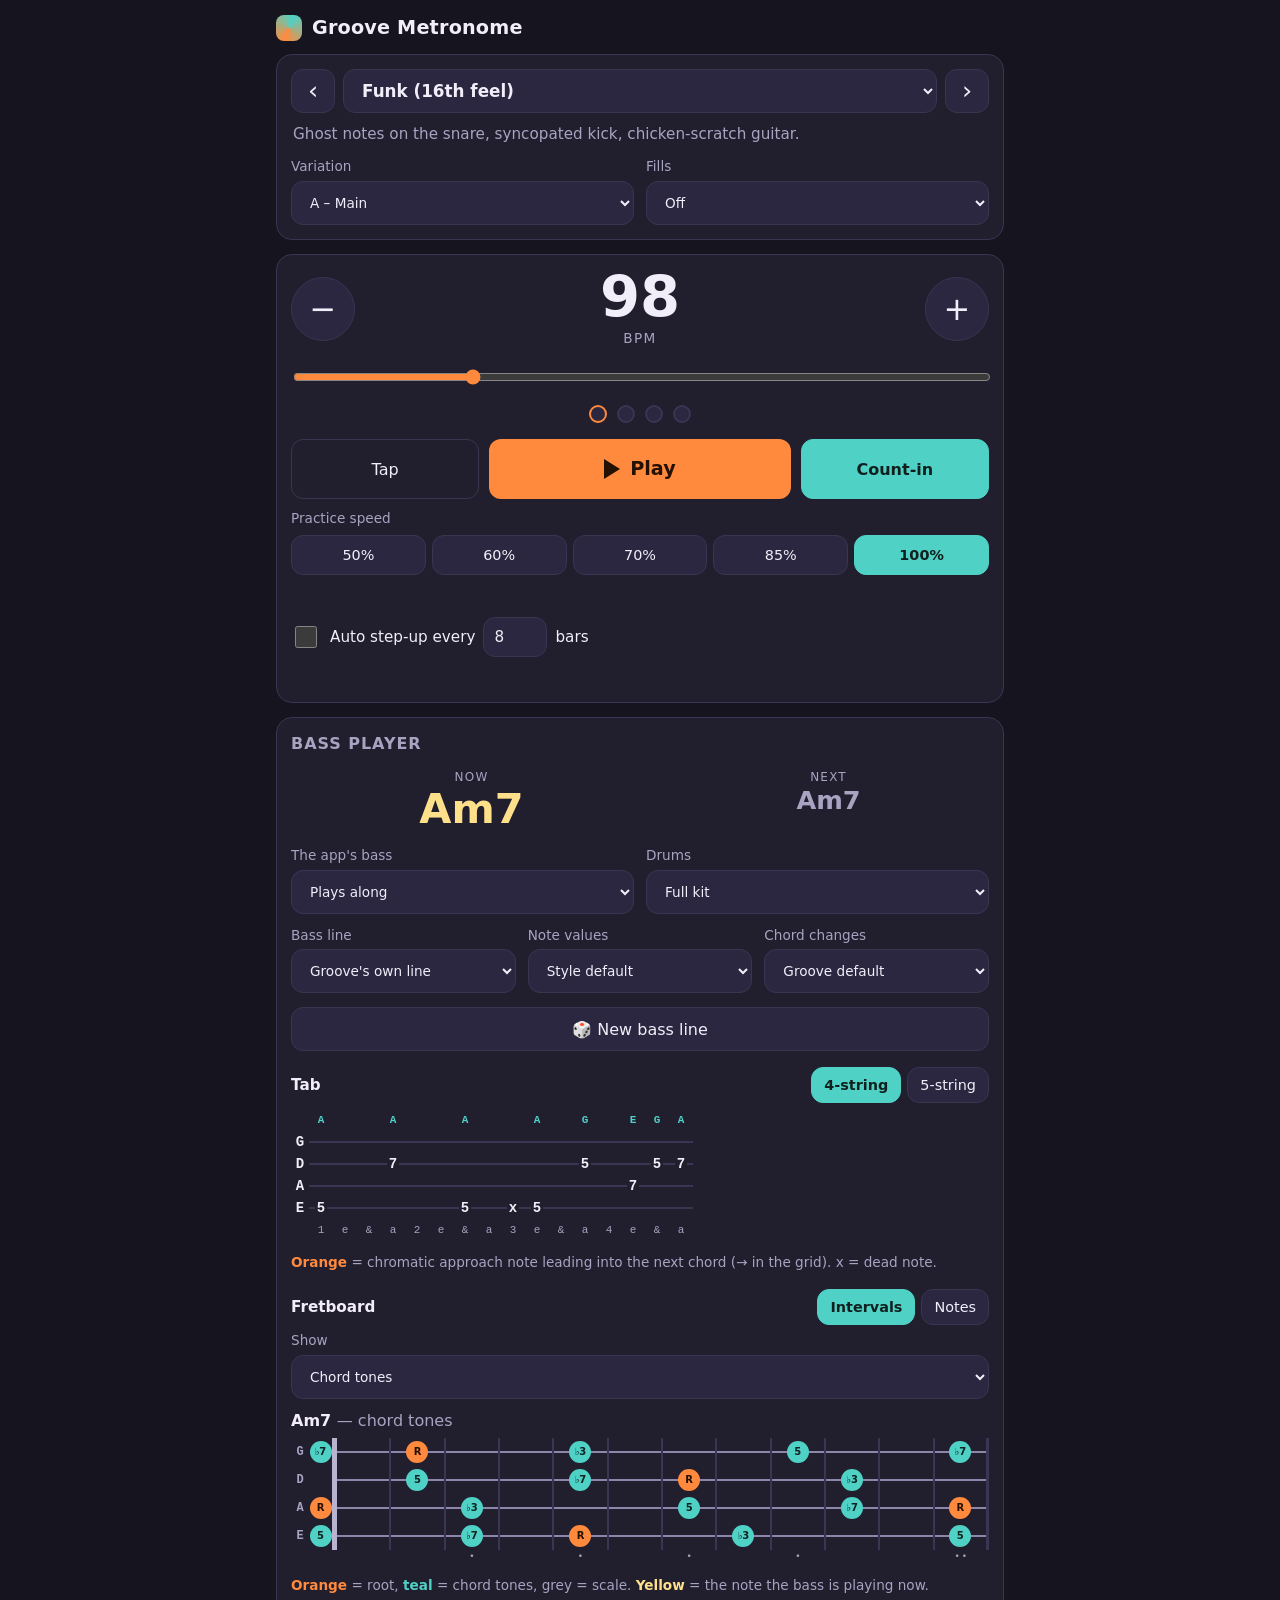
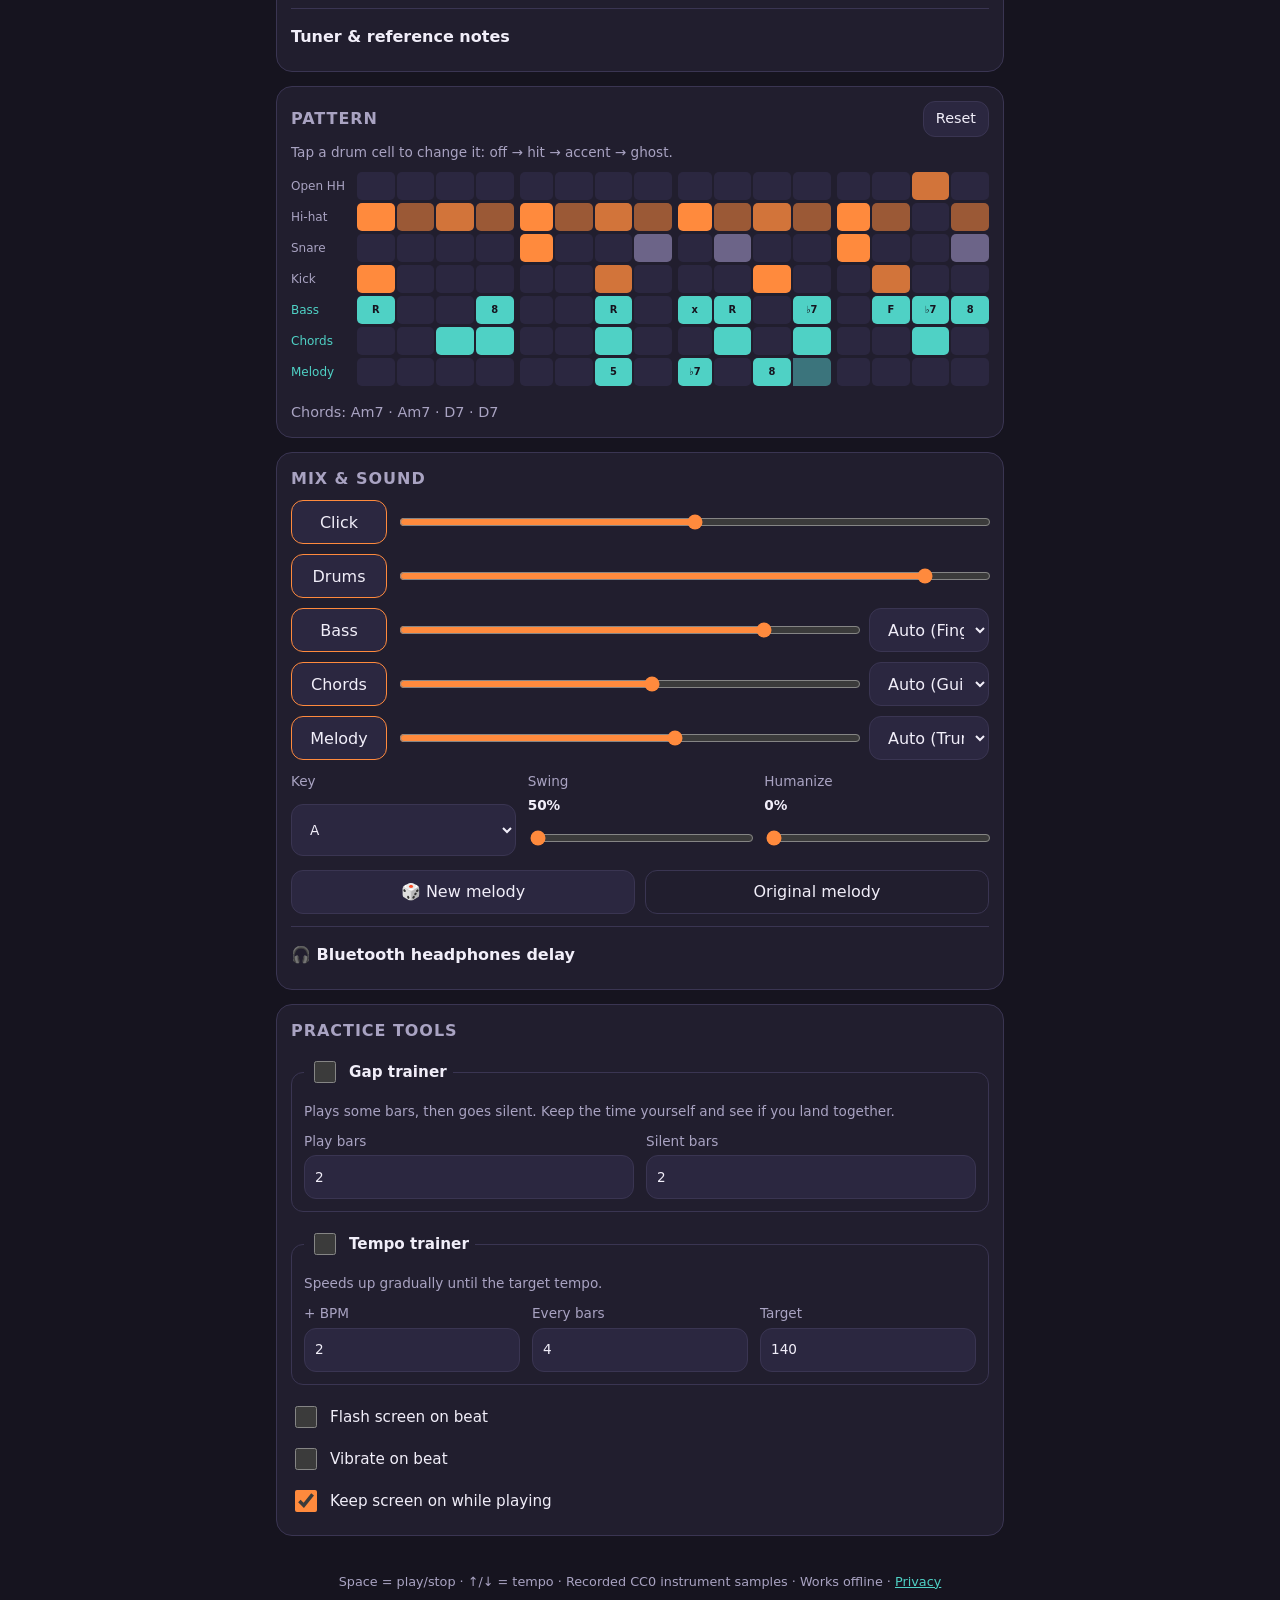
<file: index.html>
<!doctype html>
<html lang="en">
<head>
  <meta charset="utf-8">
  <meta name="viewport" content="width=device-width, initial-scale=1, viewport-fit=cover">
  <meta name="theme-color" content="#16141f">
  <meta name="description" content="A groove metronome: drum grooves in many styles with bass, chords and rhythmic melodies. Works offline.">
  <title>Groove Metronome</title>
  <link rel="manifest" href="manifest.webmanifest">
  <link rel="icon" href="icons/icon.svg" type="image/svg+xml">
  <link rel="apple-touch-icon" href="icons/icon-192.png">
  <link rel="stylesheet" href="css/style.css">
  <script type="module" src="js/app.js"></script>
</head>
<body>
  <div id="flash" aria-hidden="true"></div>

  <header class="top">
    <h1><span class="logo" aria-hidden="true"></span>Groove Metronome</h1>
    <button id="installBtn" class="small" hidden>Install app</button>
  </header>

  <main>
    <!-- Groove picker -->
    <section class="card" aria-labelledby="grooveLabel">
      <h2 id="grooveLabel" class="sr-only">Groove</h2>
      <div class="groove-row">
        <button id="prevGroove" class="icon-btn" aria-label="Previous groove">‹</button>
        <select id="grooveSelect" aria-label="Groove"></select>
        <button id="nextGroove" class="icon-btn" aria-label="Next groove">›</button>
      </div>
      <p id="grooveDesc" class="desc"></p>
      <div id="varControls" class="field-row">
        <label>Variation
          <select id="varSelect"></select>
        </label>
        <label>Fills
          <select id="fillSelect">
            <option value="0">Off</option>
            <option value="4">Every 4 bars</option>
            <option value="8">Every 8 bars</option>
          </select>
        </label>
      </div>
      <div id="basicControls" class="field-row" hidden>
        <label>Beats per bar
          <select id="basicBeats"></select>
        </label>
        <label>Subdivision
          <select id="basicSub">
            <option value="1">♩ Quarter</option>
            <option value="2">♫ Eighths</option>
            <option value="3">Triplets</option>
            <option value="4">Sixteenths</option>
          </select>
        </label>
        <label class="check"><input type="checkbox" id="subClicks"> Click subdivisions</label>
      </div>
    </section>

    <!-- Transport -->
    <section class="card transport" aria-label="Tempo and transport">
      <div class="bpm-row">
        <button id="bpmDown" class="round" aria-label="Slower">−</button>
        <div class="bpm-display">
          <output id="bpmOut" for="bpmSlider" aria-live="polite">100</output>
          <span id="bpmUnit">BPM</span>
        </div>
        <button id="bpmUp" class="round" aria-label="Faster">+</button>
      </div>
      <input type="range" id="bpmSlider" min="30" max="300" step="1" aria-label="Tempo in BPM">
      <div id="beats" class="beats" aria-hidden="true"></div>
      <div class="transport-row">
        <button id="tapBtn" class="secondary">Tap</button>
        <button id="playBtn" class="play" aria-pressed="false"><span class="play-icon" aria-hidden="true"></span><span class="play-label">Play</span></button>
        <button id="countInBtn" class="secondary toggle" aria-pressed="true">Count-in</button>
      </div>
      <div class="speed-row">
        <span class="speed-lbl" id="speedLbl">Practice speed</span>
        <div class="seg speed" id="speedBtns" role="group" aria-labelledby="speedLbl"></div>
      </div>
      <p id="speedInfo" class="speed-info" aria-live="polite"></p>
      <div class="speed-auto">
        <label class="check"><input type="checkbox" id="speedAuto"> Auto step-up every</label>
        <input type="number" id="speedBars" min="1" max="32" inputmode="numeric" aria-label="Bars before stepping up">
        <span>bars</span>
      </div>
      <div id="loadBar" class="load-bar" role="progressbar" aria-label="Loading sounds" aria-valuemin="0" aria-valuemax="100" hidden>
        <div class="load-fill"></div>
        <span class="load-text">Loading sounds…</span>
      </div>
      <p id="status" class="status" aria-live="polite"></p>
    </section>


    <!-- Bass player tools -->
    <section class="card bass-card" aria-labelledby="bassLabel">
      <h2 id="bassLabel">Bass player</h2>

      <div class="chord-now" aria-live="off">
        <div><span class="lbl">Now</span><span id="chordNow" class="chord-big"></span></div>
        <div><span class="lbl">Next</span><span id="chordNext" class="chord-next"></span></div>
      </div>

      <div class="field-row">
        <label>The app's bass
          <select id="bassMode">
            <option value="play">Plays along</option>
            <option value="mute">Silent (you play)</option>
            <option value="call">Call &amp; response</option>
          </select>
        </label>
        <label>Drums
          <select id="drumMode">
            <option value="full">Full kit</option>
            <option value="ks">Kick + snare</option>
            <option value="k">Kick only</option>
          </select>
        </label>
      </div>
      <div class="field-row">
        <label>Bass line
          <select id="bassStyle">
            <option value="orig">Groove's own line</option>
            <option value="roots">Roots on the beat</option>
            <option value="r58">Root – 5th – octave</option>
            <option value="kick">Lock to the kick</option>
            <option value="walk">Walking line</option>
            <option value="random">🎲 Random line</option>
            <optgroup label="Drills — follow the chord changes">
              <option value="arp">Arpeggio up</option>
              <option value="arpud">Arpeggio up &amp; down</option>
              <option value="scale">Scale up &amp; down</option>
              <option value="thirds">Scale in 3rds</option>
            </optgroup>
          </select>
        </label>
        <label>Note values
          <select id="bassFeel">
            <option value="0">Style default</option>
            <option value="1">♩ Quarter notes</option>
            <option value="2">♪ Eighth notes</option>
            <option value="4">𝅘𝅥𝅯 16th notes</option>
          </select>
        </label>
        <label>Chord changes
          <select id="progSelect"></select>
        </label>
      </div>
      <p id="bassFeelHint" class="hint" aria-live="polite"></p>
      <div class="btn-row">
        <button id="newBass">🎲 New bass line</button>
      </div>

      <div class="tab-head">
        <h3>Tab</h3>
        <div class="seg" role="group" aria-label="Number of strings">
          <button id="str4" class="toggle small" aria-pressed="true">4-string</button>
          <button id="str5" class="toggle small" aria-pressed="false">5-string</button>
        </div>
      </div>
      <div class="tab-wrap"><div id="tab" class="tab" role="img"></div></div>
      <p class="hint"><span class="ap-key">Orange</span> = chromatic approach note leading into the next chord (→ in the grid). x = dead note.</p>

      <div class="tab-head">
        <h3>Fretboard</h3>
        <div class="seg" role="group" aria-label="Fretboard labels">
          <button id="lblIv" class="toggle small" aria-pressed="true">Intervals</button>
          <button id="lblNotes" class="toggle small" aria-pressed="false">Notes</button>
        </div>
      </div>
      <div class="field-row fb-row">
        <label>Show
          <select id="fbMode">
            <option value="chord">Chord tones</option>
            <option value="scale">Chord tones + scale</option>
            <option value="pent">Pentatonic</option>
          </select>
        </label>
      </div>
      <p id="fbCaption" class="fb-caption"></p>
      <div class="fb-wrap"><div id="fretboard" class="fretboard" role="img"></div></div>
      <p class="hint"><span class="ap-key">Orange</span> = root, <span class="ct-key">teal</span> = chord tones, grey = scale. <span class="now-key">Yellow</span> = the note the bass is playing now.</p>

      <details id="tunerBox">
        <summary>Tuner &amp; reference notes</summary>
        <div class="ref-row" id="refRow" aria-label="Play reference string"></div>
        <p class="hint">Tap a string for a steady reference note, tap it again to stop. Tip: tune by ear against the
          12th-fret harmonic — it's easier to hear on a phone speaker than the open string.</p>
        <button id="tunerBtn" aria-pressed="false">🎤 Start mic tuner</button>
        <div class="tuner" aria-live="polite">
          <div id="tunerNote" class="tuner-note">–</div>
          <div class="meter" aria-hidden="true"><span class="center"></span><span id="needle" class="needle"></span></div>
          <div id="tunerCents" class="tuner-cents"></div>
        </div>
      </details>
    </section>

    <!-- Pattern grid -->
    <section class="card" aria-labelledby="patternLabel">
      <div class="card-head">
        <h2 id="patternLabel">Pattern</h2>
        <button id="resetPattern" class="small">Reset</button>
      </div>
      <p class="hint">Tap a drum cell to change it: off → hit → accent → ghost.</p>
      <div class="grid-wrap"><div id="grid" class="grid"></div></div>
      <p id="chordLine" class="chord-line"></p>
    </section>

    <!-- Mixer & sound -->
    <section class="card" aria-labelledby="mixLabel">
      <h2 id="mixLabel">Mix &amp; sound</h2>
      <div id="mixer" class="mixer"></div>
      <div class="field-row">
        <label>Key
          <select id="keySelect"></select>
        </label>
        <label>Swing <output id="swingOut"></output>
          <input type="range" id="swing" min="50" max="75" step="1">
        </label>
        <label>Humanize <output id="humanOut"></output>
          <input type="range" id="humanize" min="0" max="100" step="5">
        </label>
      </div>
      <div class="btn-row">
        <button id="newMelody">🎲 New melody</button>
        <button id="origMelody" class="secondary">Original melody</button>
      </div>
      <details id="delayBox" class="delay-box">
        <summary>🎧 Bluetooth headphones delay</summary>
        <p class="hint">Bluetooth headphones and speakers play the sound later than the screen shows it, so the lights,
          tab and fretboard run ahead of the music. Measure the delay once per pair of headphones (or set it by ear).</p>
        <label>Delay <output id="outDelayOut">0 ms</output>
          <input type="range" id="outDelay" min="0" max="500" step="5">
        </label>
        <div class="btn-row">
          <button id="calibBtn">👆 Measure by tapping</button>
          <button id="delayReset" class="secondary">Reset to 0</button>
        </div>
        <div id="calibPad" class="calib-pad" role="button" hidden>Tap here on every click</div>
        <p id="calibMsg" class="hint" aria-live="polite"></p>
      </details>
    </section>

    <!-- Practice -->
    <section class="card" aria-labelledby="practiceLabel">
      <h2 id="practiceLabel">Practice tools</h2>

      <fieldset>
        <legend><label class="check"><input type="checkbox" id="gapOn"> Gap trainer</label></legend>
        <p class="hint">Plays some bars, then goes silent. Keep the time yourself and see if you land together.</p>
        <div class="field-row">
          <label>Play bars <input type="number" id="gapPlay" min="1" max="16" inputmode="numeric"></label>
          <label>Silent bars <input type="number" id="gapMute" min="1" max="16" inputmode="numeric"></label>
        </div>
      </fieldset>

      <fieldset>
        <legend><label class="check"><input type="checkbox" id="trainOn"> Tempo trainer</label></legend>
        <p class="hint">Speeds up gradually until the target tempo.</p>
        <div class="field-row">
          <label>+ BPM <input type="number" id="trainInc" min="1" max="20" inputmode="numeric"></label>
          <label>Every bars <input type="number" id="trainEvery" min="1" max="32" inputmode="numeric"></label>
          <label>Target <input type="number" id="trainTarget" min="30" max="300" inputmode="numeric"></label>
        </div>
      </fieldset>

      <div class="checks">
        <label class="check"><input type="checkbox" id="flashOn"> Flash screen on beat</label>
        <label class="check" id="vibrateWrap"><input type="checkbox" id="vibrateOn"> Vibrate on beat</label>
        <label class="check"><input type="checkbox" id="wakeOn"> Keep screen on while playing</label>
      </div>
    </section>
  </main>

  <footer>
    <p>Space = play/stop · ↑/↓ = tempo · Recorded CC0 instrument samples · Works offline · <a href="privacy.html">Privacy</a></p>
  </footer>
</body>
</html>
</file>
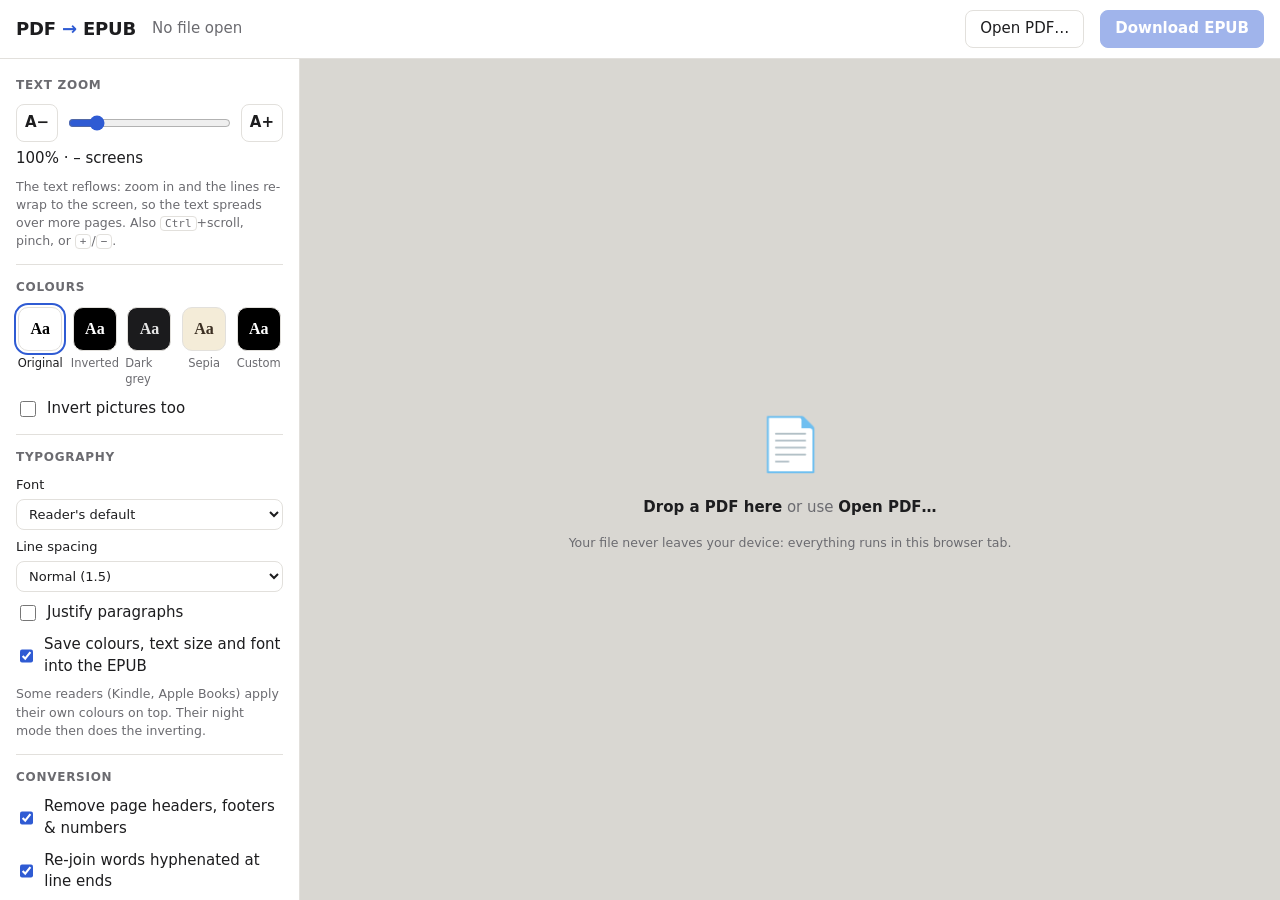
<file: pdf-to-epub/index.html>
<!doctype html>
<html lang="en">
<head>
  <meta charset="utf-8">
  <meta name="viewport" content="width=device-width, initial-scale=1">
  <title>PDF to EPUB</title>
  <meta name="description" content="Convert PDF files to reflowable EPUB books, with inverted colours and text that re-wraps when you zoom. Runs entirely in your browser.">
  <link rel="stylesheet" href="style.css">
  <script src="vendor/jszip.min.js" defer></script>
  <script src="pdf-extract.js" defer></script>
  <script src="structure.js" defer></script>
  <script src="epub-build.js" defer></script>
  <script src="reader.js" defer></script>
  <script src="app.js" defer></script>
</head>
<body>
  <header class="top">
    <h1>PDF <span aria-hidden="true">→</span> EPUB</h1>
    <p class="book-title" id="bookTitle">No file open</p>
    <label class="btn" for="file">Open PDF…</label>
    <input type="file" id="file" accept=".pdf,application/pdf" hidden>
    <button class="btn primary" id="download" disabled>Download EPUB</button>
  </header>

  <main class="layout">
    <aside class="panel" aria-label="Settings">
      <section id="bookInfo" hidden>
        <h2>Book</h2>
        <label class="field">Title <input type="text" id="title"></label>
        <label class="field">Author <input type="text" id="author"></label>
        <p class="stats" id="stats"></p>
        <p class="warn" id="scanWarn" hidden></p>
      </section>

      <section>
        <h2>Text zoom</h2>
        <div class="zoom-row">
          <button class="btn icon" id="zoomOut" aria-label="Smaller text">A−</button>
          <input type="range" id="zoom" min="50" max="400" step="5" value="100" aria-label="Text zoom">
          <button class="btn icon" id="zoomIn" aria-label="Bigger text">A+</button>
        </div>
        <p class="value"><output id="zoomVal">100%</output> · <span id="pageCount">–</span> screens</p>
        <p class="hint">The text reflows: zoom in and the lines re-wrap to the screen, so the text spreads over more pages. Also <kbd>Ctrl</kbd>+scroll, pinch, or <kbd>+</kbd>/<kbd>−</kbd>.</p>
      </section>

      <section>
        <h2>Colours</h2>
        <div class="themes" role="radiogroup" aria-label="Colour theme">
          <label><input type="radio" name="theme" value="original" checked><span class="sw sw-original">Aa</span>Original</label>
          <label><input type="radio" name="theme" value="invert"><span class="sw sw-invert">Aa</span>Inverted</label>
          <label><input type="radio" name="theme" value="dark"><span class="sw sw-dark">Aa</span>Dark grey</label>
          <label><input type="radio" name="theme" value="sepia"><span class="sw sw-sepia">Aa</span>Sepia</label>
          <label><input type="radio" name="theme" value="custom"><span class="sw sw-custom" id="customSwatch">Aa</span>Custom</label>
        </div>
        <div class="custom-colors" id="customColors" hidden>
          <label>Text <input type="color" id="fg" value="#ffffff"></label>
          <label>Background <input type="color" id="bg" value="#000000"></label>
        </div>
        <label class="check"><input type="checkbox" id="invertImages"> Invert pictures too</label>
      </section>

      <section>
        <h2>Typography</h2>
        <label class="field">Font
          <select id="font">
            <option value="book">Reader's default</option>
            <option value="serif">Serif</option>
            <option value="sans">Sans-serif</option>
            <option value="readable">Extra readable</option>
            <option value="mono">Monospace</option>
          </select>
        </label>
        <label class="field">Line spacing
          <select id="lineHeight">
            <option value="0">Normal (1.5)</option>
            <option value="1.25">Tight (1.25)</option>
            <option value="1.7">Relaxed (1.7)</option>
            <option value="2">Double (2.0)</option>
          </select>
        </label>
        <label class="check"><input type="checkbox" id="justify"> Justify paragraphs</label>
        <label class="check"><input type="checkbox" id="bake" checked> Save colours, text size and font into the EPUB</label>
        <p class="hint">Some readers (Kindle, Apple Books) apply their own colours on top. Their night mode then does the inverting.</p>
      </section>

      <section>
        <h2>Conversion</h2>
        <label class="check"><input type="checkbox" id="removeHeadersFooters" checked> Remove page headers, footers &amp; numbers</label>
        <label class="check"><input type="checkbox" id="joinHyphens" checked> Re-join words hyphenated at line ends</label>
        <label class="check"><input type="checkbox" id="detectHeadings" checked> Detect headings &amp; chapters</label>
        <label class="check"><input type="checkbox" id="useOutline" checked> Use the PDF's bookmarks as chapters</label>
        <label class="check"><input type="checkbox" id="keepImages" checked> Keep pictures</label>
        <label class="check"><input type="checkbox" id="includeCover" checked> Cover from the first page</label>
      </section>

      <section>
        <h2>Preview screen</h2>
        <label class="field">Device
          <select id="page"></select>
        </label>
        <label class="field">Margins <output id="marginVal">6 mm</output>
          <input type="range" id="margin" min="0" max="30" step="1" value="6">
        </label>
      </section>
    </aside>

    <section class="viewer" id="viewer" aria-label="Preview">
      <div class="dropzone" id="dropzone">
        <div>
          <p class="big-icon" aria-hidden="true">📄</p>
          <p><b>Drop a PDF here</b> or use <b>Open PDF…</b></p>
          <p class="hint">Your file never leaves your device: everything runs in this browser tab.</p>
        </div>
      </div>
      <div class="stage" id="stage" hidden>
        <div class="sheet" id="sheet"><iframe id="frame" title="EPUB preview" sandbox="allow-same-origin"></iframe></div>
      </div>
      <nav class="pager" id="pager" hidden>
        <button class="btn icon" id="prev" aria-label="Previous page">‹</button>
        <label class="goto">Page <input type="number" id="pageNum" min="1" value="1"> / <span id="pageTotal">1</span></label>
        <button class="btn icon" id="next" aria-label="Next page">›</button>
        <select id="toc" aria-label="Go to chapter"><option value="">Chapters…</option></select>
        <span class="view-scale">
          <button class="btn icon small" id="viewOut" aria-label="Zoom out the view">−</button>
          <button class="btn small" id="viewFit" title="Fit page to window">Fit</button>
          <button class="btn icon small" id="viewIn" aria-label="Magnify the view">+</button>
        </span>
      </nav>
      <div class="status" id="status" role="status" hidden></div>
    </section>
  </main>
</body>
</html>
</file>
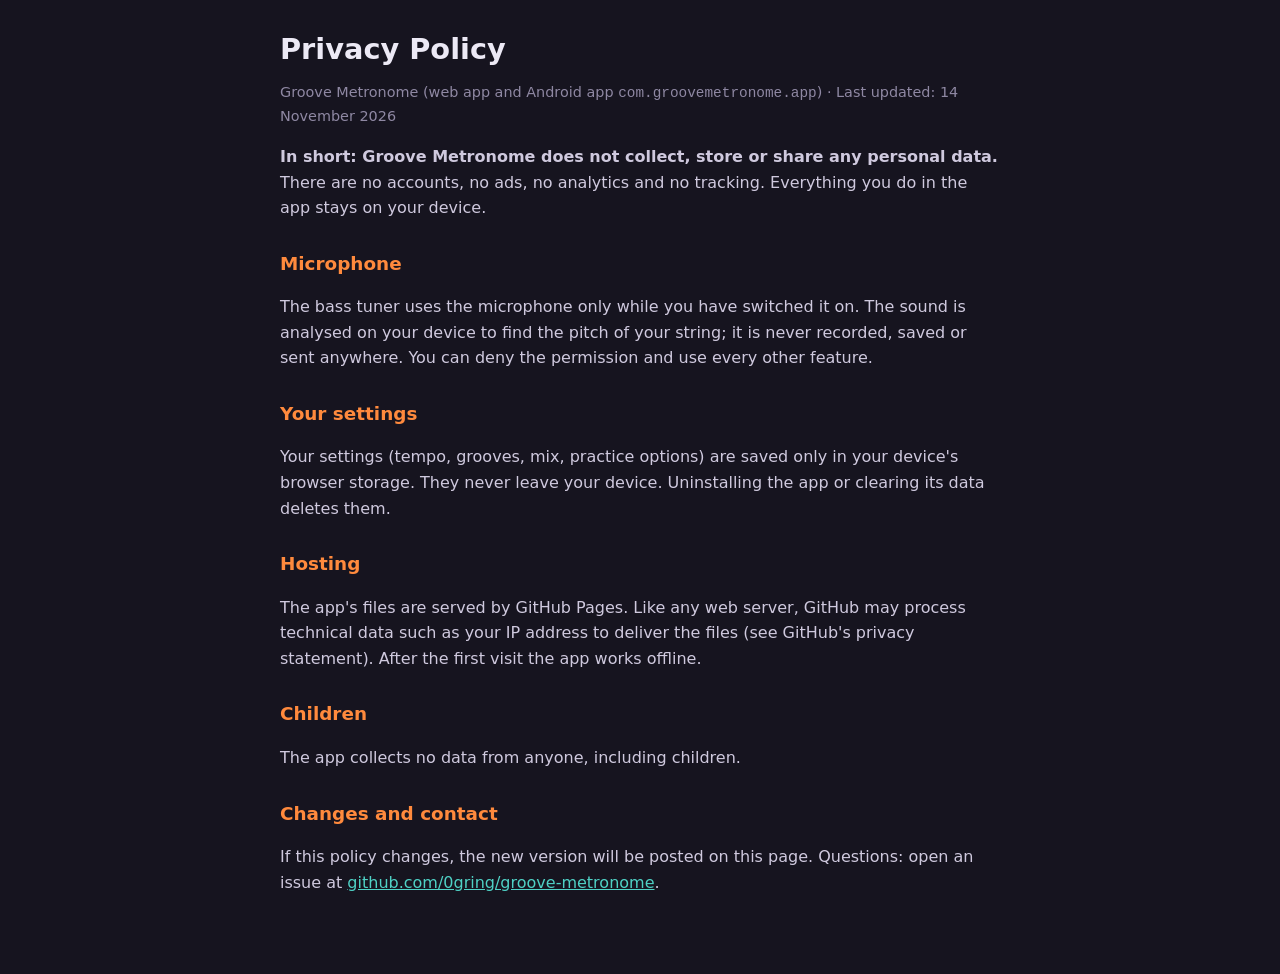
<file: privacy.html>
<!doctype html>
<html lang="en">
<head>
  <meta charset="utf-8">
  <meta name="viewport" content="width=device-width, initial-scale=1">
  <meta name="theme-color" content="#16141f">
  <title>Privacy Policy — Groove Metronome</title>
  <link rel="icon" href="icons/icon.svg" type="image/svg+xml">
  <style>
    :root { color-scheme: dark; }
    body { margin: 0; background: #16141f; color: #ece9f5; font: 16px/1.6 system-ui, -apple-system, "Segoe UI", Roboto, sans-serif; }
    main { max-width: 720px; margin: 0 auto; padding: 32px 16px 64px; }
    h1 { font-size: 1.8rem; line-height: 1.2; margin: 0 0 4px; }
    h2 { font-size: 1.15rem; margin: 28px 0 6px; color: #ff8a3d; }
    p, li { color: #cfc9de; }
    a { color: #4fd1c5; }
    .muted { color: #8f88a3; font-size: 0.9rem; }
  </style>
</head>
<body>
<main>
  <h1>Privacy Policy</h1>
  <p class="muted">Groove Metronome (web app and Android app <code>com.groovemetronome.app</code>) · Last updated: 14 November 2026</p>

  <p><strong>In short: Groove Metronome does not collect, store or share any personal data.</strong> There are no accounts,
    no ads, no analytics and no tracking. Everything you do in the app stays on your device.</p>

  <h2>Microphone</h2>
  <p>The bass tuner uses the microphone only while you have switched it on. The sound is
    analysed on your device to find the pitch of your string; it is never recorded, saved or sent anywhere. You can deny the
    permission and use every other feature.</p>

  <h2>Your settings</h2>
  <p>Your settings (tempo, grooves, mix, practice options) are saved only in your device's browser storage. They never leave
    your device. Uninstalling the app or clearing its data deletes them.</p>

  <h2>Hosting</h2>
  <p>The app's files are served by GitHub Pages. Like any web server, GitHub may process technical data such as your IP address
    to deliver the files (see GitHub's privacy statement). After the first visit the app works offline.</p>

  <h2>Children</h2>
  <p>The app collects no data from anyone, including children.</p>

  <h2>Changes and contact</h2>
  <p>If this policy changes, the new version will be posted on this page. Questions: open an issue at
    <a href="https://github.com/0gring/groove-metronome/issues">github.com/0gring/groove-metronome</a>.</p>
</main>
</body>
</html>
</file>
<file: css/style.css>
:root {
  --bg: #16141f;
  --card: #211e2e;
  --card-2: #2b2740;
  --line: #3a3552;
  --text: #f1eef9;
  --muted: #a9a3c2;
  --accent: #ff8a3d;
  --accent-2: #4fd1c5;
  --ghost: #6c6488;
  --now: #ffe08a;
  --radius: 16px;
  --cell: 22px;
  color-scheme: dark;
}

* { box-sizing: border-box; }

html { -webkit-text-size-adjust: 100%; }

body {
  margin: 0;
  background: var(--bg);
  color: var(--text);
  font: 16px/1.45 system-ui, -apple-system, "Segoe UI", Roboto, sans-serif;
  padding: env(safe-area-inset-top) env(safe-area-inset-right) env(safe-area-inset-bottom) env(safe-area-inset-left);
  -webkit-tap-highlight-color: transparent;
}

.sr-only {
  position: absolute; width: 1px; height: 1px; overflow: hidden; clip: rect(0 0 0 0); white-space: nowrap;
}

#flash {
  position: fixed; inset: 0; pointer-events: none; background: var(--accent); opacity: 0; z-index: 10;
}
#flash.on { animation: flash 0.16s ease-out; }
#flash.on.accent { background: var(--now); }
@keyframes flash { from { opacity: 0.28; } to { opacity: 0; } }

.top {
  display: flex; align-items: center; justify-content: space-between; gap: 12px;
  max-width: 760px; margin: 0 auto; padding: 14px 16px 4px;
}
h1 { font-size: 1.2rem; margin: 0; display: flex; align-items: center; gap: 10px; letter-spacing: 0.01em; }
.logo {
  width: 26px; height: 26px; border-radius: 8px;
  background: conic-gradient(from 200deg, var(--accent), var(--accent-2), var(--accent));
}

main { max-width: 760px; margin: 0 auto; padding: 8px 16px 24px; display: grid; gap: 14px; }

.card {
  background: var(--card); border: 1px solid var(--line); border-radius: var(--radius); padding: 14px; min-width: 0;
}
.card h2 { font-size: 1rem; margin: 0 0 10px; color: var(--muted); font-weight: 600; text-transform: uppercase; letter-spacing: 0.06em; }
.card-head { display: flex; justify-content: space-between; align-items: center; }
.card-head h2 { margin: 0; }

button, select, input[type="number"] {
  font: inherit; color: var(--text); background: var(--card-2); border: 1px solid var(--line);
  border-radius: 12px; min-height: 44px; padding: 0 14px;
}
button { cursor: pointer; touch-action: manipulation; }
button:active { transform: scale(0.97); }
button:focus-visible, select:focus-visible, input:focus-visible { outline: 3px solid var(--accent-2); outline-offset: 2px; }
button.small { min-height: 36px; font-size: 0.9rem; padding: 0 12px; }
button.secondary { background: transparent; }
button.toggle[aria-pressed="true"] { background: var(--accent-2); color: #10201e; border-color: var(--accent-2); font-weight: 600; }

select { width: 100%; padding-right: 8px; }
input[type="number"] { width: 100%; padding: 0 10px; }

.groove-row { display: grid; grid-template-columns: 44px 1fr 44px; gap: 8px; align-items: center; }
.groove-row select { font-size: 1.05rem; font-weight: 600; }
.icon-btn { font-size: 1.6rem; padding: 0; line-height: 1; }
.desc { color: var(--muted); margin: 10px 2px 0; font-size: 0.95rem; }

.field-row { display: flex; flex-wrap: wrap; gap: 12px; margin-top: 12px; }
.field-row > label { flex: 1 1 130px; display: grid; gap: 4px; font-size: 0.85rem; color: var(--muted); }
.field-row output { color: var(--text); font-weight: 600; }
label.check { display: flex; align-items: center; gap: 10px; font-size: 0.95rem; color: var(--text); min-height: 40px; cursor: pointer; }
input[type="checkbox"] { width: 22px; height: 22px; accent-color: var(--accent); }
input[type="range"] { width: 100%; accent-color: var(--accent); height: 32px; }

/* Transport */
.transport { display: grid; gap: 10px; }
.bpm-row { display: grid; grid-template-columns: 64px 1fr 64px; align-items: center; }
.round { width: 64px; height: 64px; border-radius: 50%; font-size: 2rem; padding: 0; }
.bpm-display { text-align: center; }
#bpmOut { display: block; font-size: 3.6rem; font-weight: 700; line-height: 1; font-variant-numeric: tabular-nums; }
#bpmUnit { color: var(--muted); font-size: 0.85rem; letter-spacing: 0.1em; }

.beats { display: flex; justify-content: center; gap: 10px; min-height: 24px; flex-wrap: wrap; }
.beat { width: 18px; height: 18px; border-radius: 50%; background: var(--card-2); border: 2px solid var(--line); transition: background 0.05s; }
.beat.accent { border-color: var(--accent); }
.beat.group { border-color: var(--accent-2); }
.beat.on { background: var(--accent-2); border-color: var(--accent-2); }
.beat.accent.on { background: var(--accent); border-color: var(--accent); }

.transport-row { display: grid; grid-template-columns: 1fr 1.6fr 1fr; gap: 10px; }
.play {
  min-height: 60px; font-size: 1.2rem; font-weight: 700; background: var(--accent); color: #241102; border: none;
  display: flex; align-items: center; justify-content: center; gap: 10px;
}
.play-icon { width: 0; height: 0; border-left: 16px solid currentColor; border-top: 10px solid transparent; border-bottom: 10px solid transparent; }
.play[aria-pressed="true"] { background: var(--text); }
.play[aria-pressed="true"] .play-icon { width: 16px; height: 16px; border: none; background: currentColor; border-radius: 2px; }
.status { margin: 0; text-align: center; color: var(--muted); min-height: 1.4em; font-size: 0.9rem; }

/* Grid */
.hint { color: var(--muted); font-size: 0.85rem; margin: 6px 0 10px; }
.grid-wrap { overflow-x: auto; overscroll-behavior-x: contain; padding-bottom: 6px; }
.grid { display: grid; grid-template-columns: 64px repeat(var(--cols), minmax(var(--cell), 1fr)); gap: 3px 2px; min-width: max-content; }
.lane-label { font-size: 0.75rem; color: var(--muted); align-self: center; white-space: nowrap; overflow: hidden; text-overflow: ellipsis; padding-right: 4px; position: sticky; left: 0; background: var(--card); z-index: 1; }
.lane-label.pitched { color: var(--accent-2); }
.cell {
  height: 28px; min-height: 0; padding: 0; border-radius: 5px; border: 1px solid transparent; background: var(--card-2);
  font-size: 0.62rem; color: var(--bg); font-weight: 700; display: flex; align-items: center; justify-content: center; overflow: hidden;
}
.cell.beat-start { margin-left: 4px; }
.cell.bar-start { margin-left: 10px; }
.cell.v-x { background: var(--accent); opacity: 0.8; }
.cell.v-X { background: var(--accent); }
.cell.v-o { background: var(--accent); opacity: 0.55; }
.cell.v-g { background: var(--ghost); }
.cell.v-r, .cell.v-t { background: repeating-linear-gradient(90deg, var(--accent) 0 4px, transparent 4px 6px); }
.cell.note { background: var(--accent-2); }
.cell.tie { background: color-mix(in srgb, var(--accent-2) 45%, var(--card-2)); border-radius: 0 5px 5px 0; }
.cell.now { border-color: var(--now); box-shadow: 0 0 0 1px var(--now) inset; }
.cell.now.v-x, .cell.now.v-X, .cell.now.note { background: var(--now); opacity: 1; }
.chord-line { margin: 10px 0 0; color: var(--muted); font-size: 0.9rem; overflow-wrap: anywhere; }
.chord-line .cur { color: var(--now); font-weight: 700; }

/* Mixer */
.mixer { display: grid; gap: 10px; }
.mix-row { display: grid; grid-template-columns: 96px 1fr; gap: 8px 10px; align-items: center; }
.mix-row.has-sound { grid-template-columns: 96px 1fr 120px; }
.mix-row button { padding: 0 8px; }
.mix-row button[aria-pressed="false"] { background: transparent; color: var(--muted); text-decoration: line-through; }
.mix-row button[aria-pressed="true"] { background: var(--card-2); border-color: var(--accent); }
.btn-row { display: flex; gap: 10px; margin-top: 14px; flex-wrap: wrap; }
.btn-row button { flex: 1 1 140px; }

fieldset { border: 1px solid var(--line); border-radius: 12px; margin: 0 0 12px; padding: 4px 12px 12px; }
legend { padding: 0 6px; font-weight: 600; }
fieldset .field-row { margin-top: 4px; }
.checks { display: grid; gap: 2px; }

footer { max-width: 760px; margin: 0 auto; padding: 0 16px 32px; color: var(--muted); font-size: 0.8rem; text-align: center; }

@media (max-width: 360px) {
  .mix-row.has-sound { grid-template-columns: 84px 1fr; }
  .mix-row.has-sound select { grid-column: 1 / -1; }
  .mix-row { grid-template-columns: 84px 1fr; }
  #bpmOut { font-size: 3rem; }
}

@media (prefers-reduced-motion: reduce) {
  #flash.on { animation-duration: 0.01s; }
  button:active { transform: none; }
}

[hidden] { display: none !important; }
.transport-row button { white-space: nowrap; padding: 0 10px; }

/* Bass player */
.card h3 { font-size: 0.95rem; margin: 0; }
.chord-now { display: flex; align-items: baseline; justify-content: space-around; gap: 16px; padding: 4px 0 2px; }
.chord-now > div { display: grid; justify-items: center; }
.chord-now .lbl { font-size: 0.75rem; color: var(--muted); text-transform: uppercase; letter-spacing: 0.1em; }
.chord-big { font-size: 2.6rem; font-weight: 700; color: var(--now); line-height: 1.1; }
.chord-next { font-size: 1.6rem; font-weight: 600; color: var(--muted); line-height: 1.1; }

.tab-head { display: flex; align-items: center; justify-content: space-between; margin: 16px 0 6px; }
.seg { display: flex; gap: 6px; }
.tab-wrap { overflow-x: auto; overscroll-behavior-x: contain; padding-bottom: 6px; }
.tab { display: flex; font: 600 14px/1 ui-monospace, "SF Mono", Menlo, Consolas, monospace; min-width: max-content; }
.tcol { display: grid; grid-auto-rows: 22px; min-width: 24px; text-align: center; border-radius: 6px; }
.tcol > span { display: flex; align-items: center; justify-content: center; }
.tcol .s { background: linear-gradient(transparent 10px, var(--line) 10px 12px, transparent 12px); }
.tcol .s b { background: var(--card); padding: 0 2px; color: var(--text); min-width: 1ch; }
.tcol .nm { color: var(--accent-2); font-size: 11px; }
.tcol .ct { color: var(--muted); font-size: 11px; font-weight: 400; }
.tcol.lab { min-width: 18px; color: var(--muted); position: sticky; left: 0; background: var(--card); z-index: 1; }
.tcol.lab .s { background: none; }
.tcol.beat-start { margin-left: 4px; }
.tcol.bar-start { margin-left: 4px; border-left: 2px solid var(--muted); border-radius: 0 6px 6px 0; }
.tcol.now { background: color-mix(in srgb, var(--now) 22%, transparent); }
.tcol.now .s b { background: var(--now); color: var(--bg); border-radius: 3px; }
.tab .empty { color: var(--muted); font: 0.9rem system-ui, sans-serif; padding: 8px 0; }

details { margin-top: 12px; border-top: 1px solid var(--line); padding-top: 8px; }
summary { cursor: pointer; font-weight: 600; min-height: 40px; display: flex; align-items: center; }
.ref-row { display: flex; gap: 8px; margin: 8px 0 12px; flex-wrap: wrap; }
.ref-row button { flex: 1 1 48px; font-weight: 700; }
.ref-row button[aria-pressed="true"] { background: var(--accent); color: #111; border-color: var(--accent); }
#tunerBtn { width: 100%; }
#tunerBtn[aria-pressed="true"] { background: var(--accent-2); color: #10201e; }
.tuner { display: grid; justify-items: center; gap: 6px; margin-top: 12px; }
.tuner-note { font-size: 2.6rem; font-weight: 700; line-height: 1; }
.tuner-note.in-tune { color: var(--accent-2); }
.tuner-cents { color: var(--muted); font-variant-numeric: tabular-nums; min-height: 1.4em; }
.meter { position: relative; width: 100%; max-width: 320px; height: 14px; border-radius: 7px; background: linear-gradient(90deg, var(--accent), var(--card-2) 40%, var(--accent-2) 50%, var(--card-2) 60%, var(--accent)); }
.meter .center { position: absolute; left: 50%; top: -4px; bottom: -4px; width: 2px; background: var(--text); }
.needle { position: absolute; top: -6px; width: 6px; height: 26px; margin-left: -3px; left: 50%; border-radius: 3px; background: var(--now); transition: left 0.08s linear; opacity: 0; }
.needle.on { opacity: 1; }
.tcol.beat-start { margin-left: 0; }
.tcol.approach .nm, .tcol.approach .s b { color: var(--accent); }
.ap-key { color: var(--accent); font-weight: 600; }

/* Fretboard */
.fb-row { margin-top: 0; }
.fb-caption { margin: 10px 0 6px; font-weight: 600; }
.fb-caption span { color: var(--muted); font-weight: 400; }
.fb-wrap { overflow-x: auto; overscroll-behavior-x: contain; padding-bottom: 6px; }
.fretboard { display: grid; grid-template-columns: 18px 28px repeat(12, minmax(24px, 1fr)); min-width: max-content; }
.flab { display: flex; align-items: center; justify-content: center; font: 600 12px ui-monospace, monospace; color: var(--muted); }
.fcell {
  height: 28px; display: flex; align-items: center; justify-content: center; border-right: 2px solid var(--line);
  background: linear-gradient(transparent 13px, #8d86aa 13px 15px, transparent 15px);
}
.fcell.open { background: none; border-right: 5px solid #b9b3d0; }
.fcell.f12 { border-right-width: 3px; }
.dot {
  width: 22px; height: 22px; border-radius: 50%; display: flex; align-items: center; justify-content: center;
  font: 700 10px/1 system-ui, sans-serif; visibility: hidden; position: relative; z-index: 1;
}
.dot.sc { visibility: visible; background: var(--card-2); border: 1px solid var(--ghost); color: var(--muted); }
.dot.ct { visibility: visible; background: var(--accent-2); color: #0f2321; }
.dot.root { visibility: visible; background: var(--accent); color: #241102; }
.fcell.playing .dot { visibility: visible; background: var(--now); color: var(--bg); border: none; box-shadow: 0 0 0 3px color-mix(in srgb, var(--now) 45%, transparent); transform: scale(1.12); }
.fmark { height: 14px; font-size: 9px; color: var(--muted); text-align: center; letter-spacing: 2px; }
.ct-key { color: var(--accent-2); font-weight: 600; }
.now-key { color: var(--now); font-weight: 600; }

/* Practice speed */
.speed-row { display: grid; gap: 6px; }
.speed-lbl { font-size: 0.85rem; color: var(--muted); }
.seg.speed { display: grid; grid-template-columns: repeat(5, 1fr); gap: 6px; }
.seg.speed button { padding: 0; min-height: 40px; font-variant-numeric: tabular-nums; }
.speed-info { margin: 0; text-align: center; color: var(--accent-2); font-weight: 600; min-height: 1.4em; }
.speed-auto { display: flex; align-items: center; gap: 8px; flex-wrap: wrap; font-size: 0.95rem; }
.speed-auto input[type="number"] { width: 64px; min-height: 40px; }

/* Sound loading */
.load-bar { position: relative; height: 26px; border-radius: 13px; background: var(--card-2); border: 1px solid var(--line); overflow: hidden; }
.load-fill { position: absolute; inset: 0 auto 0 0; width: 0; background: color-mix(in srgb, var(--accent-2) 55%, transparent); transition: width 0.15s linear; }
.load-text { position: relative; display: block; text-align: center; font-size: 0.8rem; line-height: 24px; color: var(--text); font-variant-numeric: tabular-nums; }
.play[aria-busy="true"] { opacity: 0.75; }

/* Bluetooth delay calibration */
.delay-box { margin-top: 12px; }
.delay-box summary { cursor: pointer; font-weight: 600; padding: 6px 0; }
.calib-pad {
  margin: 10px 0; min-height: 140px; display: grid; place-items: center; border-radius: 16px;
  border: 2px dashed var(--accent-2); font-weight: 600; user-select: none; -webkit-user-select: none;
  touch-action: manipulation; cursor: pointer;
}
.calib-pad.tapped { animation: calib-tap 0.18s ease-out; }
@keyframes calib-tap { from { background: var(--accent-2); color: #111; } to { background: transparent; } }
footer a { color: var(--accent-2); }
</file>
<file: pdf-to-epub/style.css>
:root {
  --bg: #f3f2ef;
  --panel: #ffffff;
  --text: #1d1d1f;
  --muted: #6b6b70;
  --line: #e2e0dc;
  --accent: #2f5bd3;
  --accent-text: #ffffff;
  --stage: #d9d7d2;
  --shadow: 0 1px 2px rgb(0 0 0 / 0.12), 0 8px 28px rgb(0 0 0 / 0.16);
  color-scheme: light;
}
@media (prefers-color-scheme: dark) {
  :root {
    --bg: #141416;
    --panel: #1d1d20;
    --text: #ececef;
    --muted: #9a9aa2;
    --line: #2e2e33;
    --accent: #6d8fff;
    --accent-text: #0b0b0d;
    --stage: #0c0c0e;
    --shadow: 0 1px 2px rgb(0 0 0 / 0.5), 0 8px 28px rgb(0 0 0 / 0.6);
    color-scheme: dark;
  }
}

* { box-sizing: border-box; }
html, body { height: 100%; margin: 0; }
body {
  font: 15px/1.45 system-ui, -apple-system, "Segoe UI", Roboto, sans-serif;
  background: var(--bg);
  color: var(--text);
  display: flex;
  flex-direction: column;
}

.top {
  display: flex;
  align-items: center;
  gap: 16px;
  padding: 10px 16px;
  border-bottom: 1px solid var(--line);
  background: var(--panel);
}
.top h1 { font-size: 18px; margin: 0; white-space: nowrap; letter-spacing: -0.01em; }
.top h1 span { color: var(--accent); }
.book-title { flex: 1; margin: 0; color: var(--muted); overflow: hidden; text-overflow: ellipsis; white-space: nowrap; }

.layout { flex: 1; display: flex; min-height: 0; }
.panel {
  width: 300px;
  flex: none;
  overflow-y: auto;
  background: var(--panel);
  border-right: 1px solid var(--line);
  padding: 4px 16px 24px;
}
.panel section { padding: 14px 0; border-bottom: 1px solid var(--line); }
.panel section:last-child { border-bottom: 0; }
.panel h2 { font-size: 12px; text-transform: uppercase; letter-spacing: 0.06em; color: var(--muted); margin: 0 0 10px; }
.hint { font-size: 12.5px; color: var(--muted); margin: 8px 0 0; }
.value { margin: 6px 0 0; font-variant-numeric: tabular-nums; }
.stats { font-size: 13px; color: var(--muted); margin: 10px 0 0; }
.warn { font-size: 13px; margin: 10px 0 0; padding: 8px 10px; border-radius: 8px;
  background: color-mix(in srgb, #e0a100 18%, var(--panel)); border: 1px solid color-mix(in srgb, #e0a100 50%, var(--line)); }
.top .btn + .btn { margin-left: -6px; }
kbd { font: 11px ui-monospace, monospace; border: 1px solid var(--line); border-radius: 4px; padding: 0 4px; }

.btn {
  font: inherit;
  border: 1px solid var(--line);
  background: var(--panel);
  color: var(--text);
  border-radius: 8px;
  padding: 7px 14px;
  cursor: pointer;
  white-space: nowrap;
}
.btn:hover:not(:disabled) { border-color: var(--accent); }
.btn:disabled { opacity: 0.45; cursor: default; }
.btn.primary { background: var(--accent); border-color: var(--accent); color: var(--accent-text); font-weight: 600; }
.btn.big { width: 100%; padding: 12px; font-size: 16px; }
.btn.icon { min-width: 38px; padding: 7px 8px; font-weight: 600; }
.btn.small { padding: 4px 9px; min-width: 32px; }
.btn:focus-visible, input:focus-visible, select:focus-visible { outline: 2px solid var(--accent); outline-offset: 2px; }

.zoom-row { display: flex; align-items: center; gap: 8px; }
.zoom-row input { flex: 1; min-width: 0; }
input[type=range] { accent-color: var(--accent); }

.themes { display: grid; grid-template-columns: repeat(5, 1fr); gap: 6px; }
.themes label { display: flex; flex-direction: column; align-items: center; gap: 4px; font-size: 11.5px; cursor: pointer; color: var(--muted); }
.themes input { position: absolute; opacity: 0; pointer-events: none; }
.sw {
  width: 44px; height: 44px; border-radius: 10px; display: grid; place-items: center;
  font: 600 16px Georgia, serif; border: 1px solid var(--line);
}
.themes input:checked + .sw { outline: 2px solid var(--accent); outline-offset: 2px; }
.themes label:has(input:checked) { color: var(--text); }
.themes input:focus-visible + .sw { outline: 2px dashed var(--accent); }
.sw-original { background: #fff; color: #000; }
.sw-invert { background: #000; color: #fff; }
.sw-dark { background: #1b1b1d; color: #e6e6e6; }
.sw-sepia { background: #f4ecd8; color: #3b2f22; }
.sw-custom { background: #000; color: #fff; }

.custom-colors, .custom-size { display: flex; gap: 14px; margin-top: 10px; flex-wrap: wrap; }
.custom-colors label, .custom-size label { display: flex; align-items: center; gap: 6px; font-size: 13px; }
.custom-size input { width: 64px; }
input[type=color] { width: 34px; height: 26px; border: 1px solid var(--line); border-radius: 6px; padding: 1px; background: none; }
.check { display: flex; align-items: center; gap: 8px; margin-top: 10px; cursor: pointer; }
.check input { accent-color: var(--accent); width: 16px; height: 16px; }
.field { display: flex; flex-direction: column; gap: 4px; margin-top: 8px; font-size: 13px; }
.field output { color: var(--muted); }
select, input[type=number], input[type=text] {
  font: inherit; color: var(--text); background: var(--panel);
  border: 1px solid var(--line); border-radius: 8px; padding: 6px 8px;
}

.viewer { flex: 1; position: relative; display: flex; flex-direction: column; min-width: 0; background: var(--stage); }
.viewer.drag::after {
  content: 'Drop the EPUB to open it'; position: absolute; inset: 12px; display: grid; place-items: center;
  border: 3px dashed var(--accent); border-radius: 16px; background: color-mix(in srgb, var(--panel) 85%, transparent);
  font-size: 20px; font-weight: 600; z-index: 5;
}
.dropzone { flex: 1; display: grid; place-items: center; text-align: center; padding: 24px; color: var(--muted); }
.dropzone b { color: var(--text); }
.big-icon { font-size: 52px; margin: 0; }
.stage { flex: 1; overflow: auto; display: flex; padding: 12px; min-height: 0; }
.sheet { margin: auto; flex: none; box-shadow: var(--shadow); overflow: hidden; }
.sheet iframe { display: block; border: 0; transform-origin: 0 0; background: #fff; }

.pager {
  display: flex; align-items: center; justify-content: center; gap: 10px; flex-wrap: wrap;
  padding: 8px 12px; background: var(--panel); border-top: 1px solid var(--line);
}
.goto { display: flex; align-items: center; gap: 6px; font-variant-numeric: tabular-nums; }
.goto input { width: 72px; text-align: center; }
#toc { max-width: 220px; }
.view-scale { display: flex; gap: 4px; margin-left: 8px; }
.status {
  position: absolute; left: 50%; top: 16px; transform: translateX(-50%);
  background: var(--panel); border: 1px solid var(--line); box-shadow: var(--shadow);
  padding: 8px 16px; border-radius: 999px; font-size: 13px; z-index: 4; max-width: calc(100% - 32px);
}
[hidden] { display: none !important; }

@media (max-width: 760px) {
  .top { flex-wrap: wrap; gap: 8px 12px; }
  .book-title { order: 3; flex-basis: 100%; }
  .top .btn { margin-left: auto; }
  .layout { flex-direction: column; overflow-y: auto; }
  .viewer { order: -1; }
  .panel { width: auto; border-right: 0; border-top: 1px solid var(--line); overflow: visible; }
  .viewer { min-height: 78vh; flex: none; }
  .view-scale { margin-left: 0; }
}
</file>
